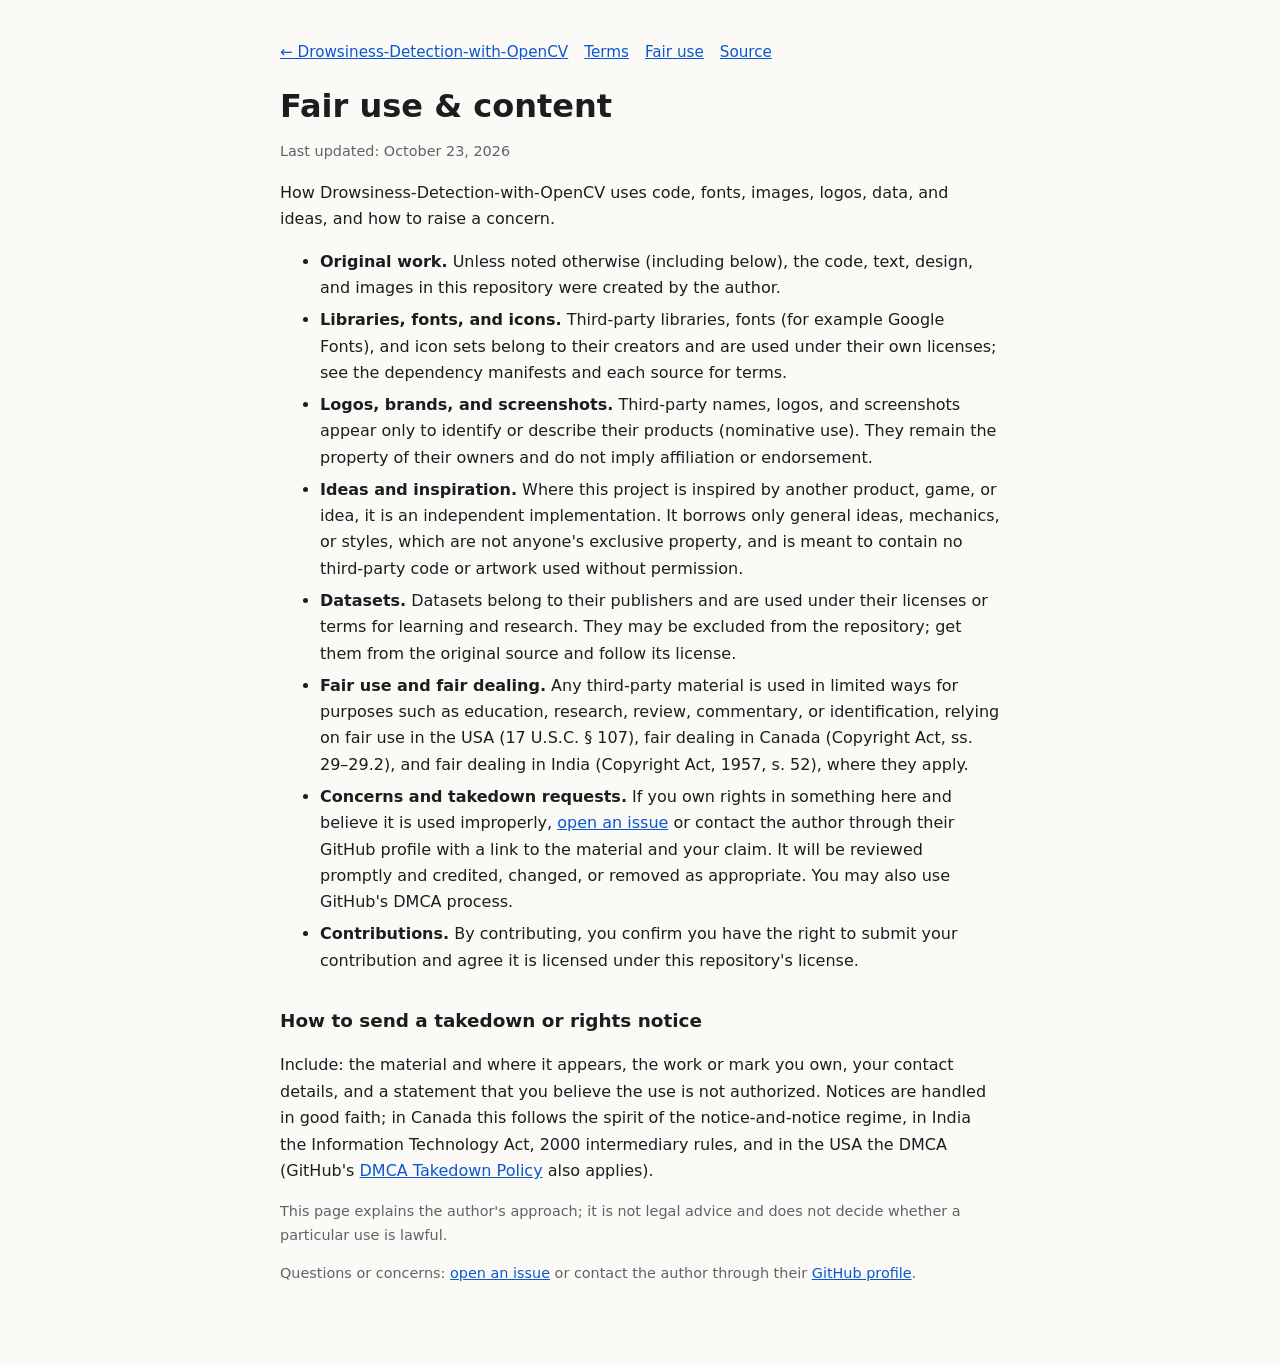
<file: web/fair-use.html>
<!doctype html>
<html lang="en">
<head>
<meta charset="utf-8">
<meta name="viewport" content="width=device-width, initial-scale=1">
<title>Fair use &amp; content · Drowsiness-Detection-with-OpenCV</title>
<meta name="robots" content="index,follow">
<style>:root{--bg:#fbfaf7;--fg:#1d1d1f;--muted:#5f6368;--line:#e3e1dc;--link:#0b57d0;color-scheme:light dark}
@media (prefers-color-scheme:dark){:root{--bg:#121214;--fg:#ececf0;--muted:#a3a3ad;--line:#2b2b31;--link:#8ab4f8}}
*{box-sizing:border-box}body{margin:0;background:var(--bg);color:var(--fg);font:16px/1.65 system-ui,-apple-system,"Segoe UI",Roboto,sans-serif}
main{max-width:760px;margin:0 auto;padding:40px 20px 64px}h1{font-size:2rem;line-height:1.2;margin:.2rem 0}h2{font-size:1.15rem;margin:2rem 0 .4rem}
a{color:var(--link)}.muted{color:var(--muted);font-size:.9rem}.box{border:1px solid var(--line);border-radius:12px;padding:.2rem 1.1rem;margin:1.4rem 0}
nav{display:flex;gap:1rem;flex-wrap:wrap;font-size:.95rem;margin-bottom:1.4rem}li{margin:.35rem 0}.caps{font-size:.92rem}</style>
</head>
<body>
<main>
<nav><a href="./">← Drowsiness-Detection-with-OpenCV</a><a href="terms.html">Terms</a><a href="fair-use.html">Fair use</a><a href="https://github.com/Sanjays2402/Drowsiness-Detection-with-OpenCV">Source</a></nav>
<h1>Fair use &amp; content</h1>
<p class="muted">Last updated: October 23, 2026</p>
<p>How Drowsiness-Detection-with-OpenCV uses code, fonts, images, logos, data, and ideas, and how to raise a concern.</p>
<ul>
<li><strong>Original work.</strong> Unless noted otherwise (including below), the code, text, design, and images in this repository were created by the author.</li>
<li><strong>Libraries, fonts, and icons.</strong> Third-party libraries, fonts (for example Google Fonts), and icon sets belong to their creators and are used under their own licenses; see the dependency manifests and each source for terms.</li>
<li><strong>Logos, brands, and screenshots.</strong> Third-party names, logos, and screenshots appear only to identify or describe their products (nominative use). They remain the property of their owners and do not imply affiliation or endorsement.</li>
<li><strong>Ideas and inspiration.</strong> Where this project is inspired by another product, game, or idea, it is an independent implementation. It borrows only general ideas, mechanics, or styles, which are not anyone's exclusive property, and is meant to contain no third-party code or artwork used without permission.</li>
<li><strong>Datasets.</strong> Datasets belong to their publishers and are used under their licenses or terms for learning and research. They may be excluded from the repository; get them from the original source and follow its license.</li>
<li><strong>Fair use and fair dealing.</strong> Any third-party material is used in limited ways for purposes such as education, research, review, commentary, or identification, relying on fair use in the USA (17 U.S.C. § 107), fair dealing in Canada (Copyright Act, ss. 29–29.2), and fair dealing in India (Copyright Act, 1957, s. 52), where they apply.</li>
<li><strong>Concerns and takedown requests.</strong> If you own rights in something here and believe it is used improperly, <a href="https://github.com/Sanjays2402/Drowsiness-Detection-with-OpenCV/issues">open an issue</a> or contact the author through their GitHub profile with a link to the material and your claim. It will be reviewed promptly and credited, changed, or removed as appropriate. You may also use GitHub's DMCA process.</li>
<li><strong>Contributions.</strong> By contributing, you confirm you have the right to submit your contribution and agree it is licensed under this repository's license.</li>
</ul>
<h2>How to send a takedown or rights notice</h2>
<p>Include: the material and where it appears, the work or mark you own, your contact details, and a statement that you believe the use is not authorized. Notices are handled in good faith; in Canada this follows the spirit of the notice-and-notice regime, in India the Information Technology Act, 2000 intermediary rules, and in the USA the DMCA (GitHub's <a href="https://docs.github.com/site-policy/content-removal-policies/dmca-takedown-policy">DMCA Takedown Policy</a> also applies).</p>
<p class="muted">This page explains the author's approach; it is not legal advice and does not decide whether a particular use is lawful.</p>
<p class="muted">Questions or concerns: <a href="https://github.com/Sanjays2402/Drowsiness-Detection-with-OpenCV/issues">open an issue</a> or contact the author through their <a href="https://github.com/Sanjays2402">GitHub profile</a>.</p>
</main>
</body>
</html>
</file>
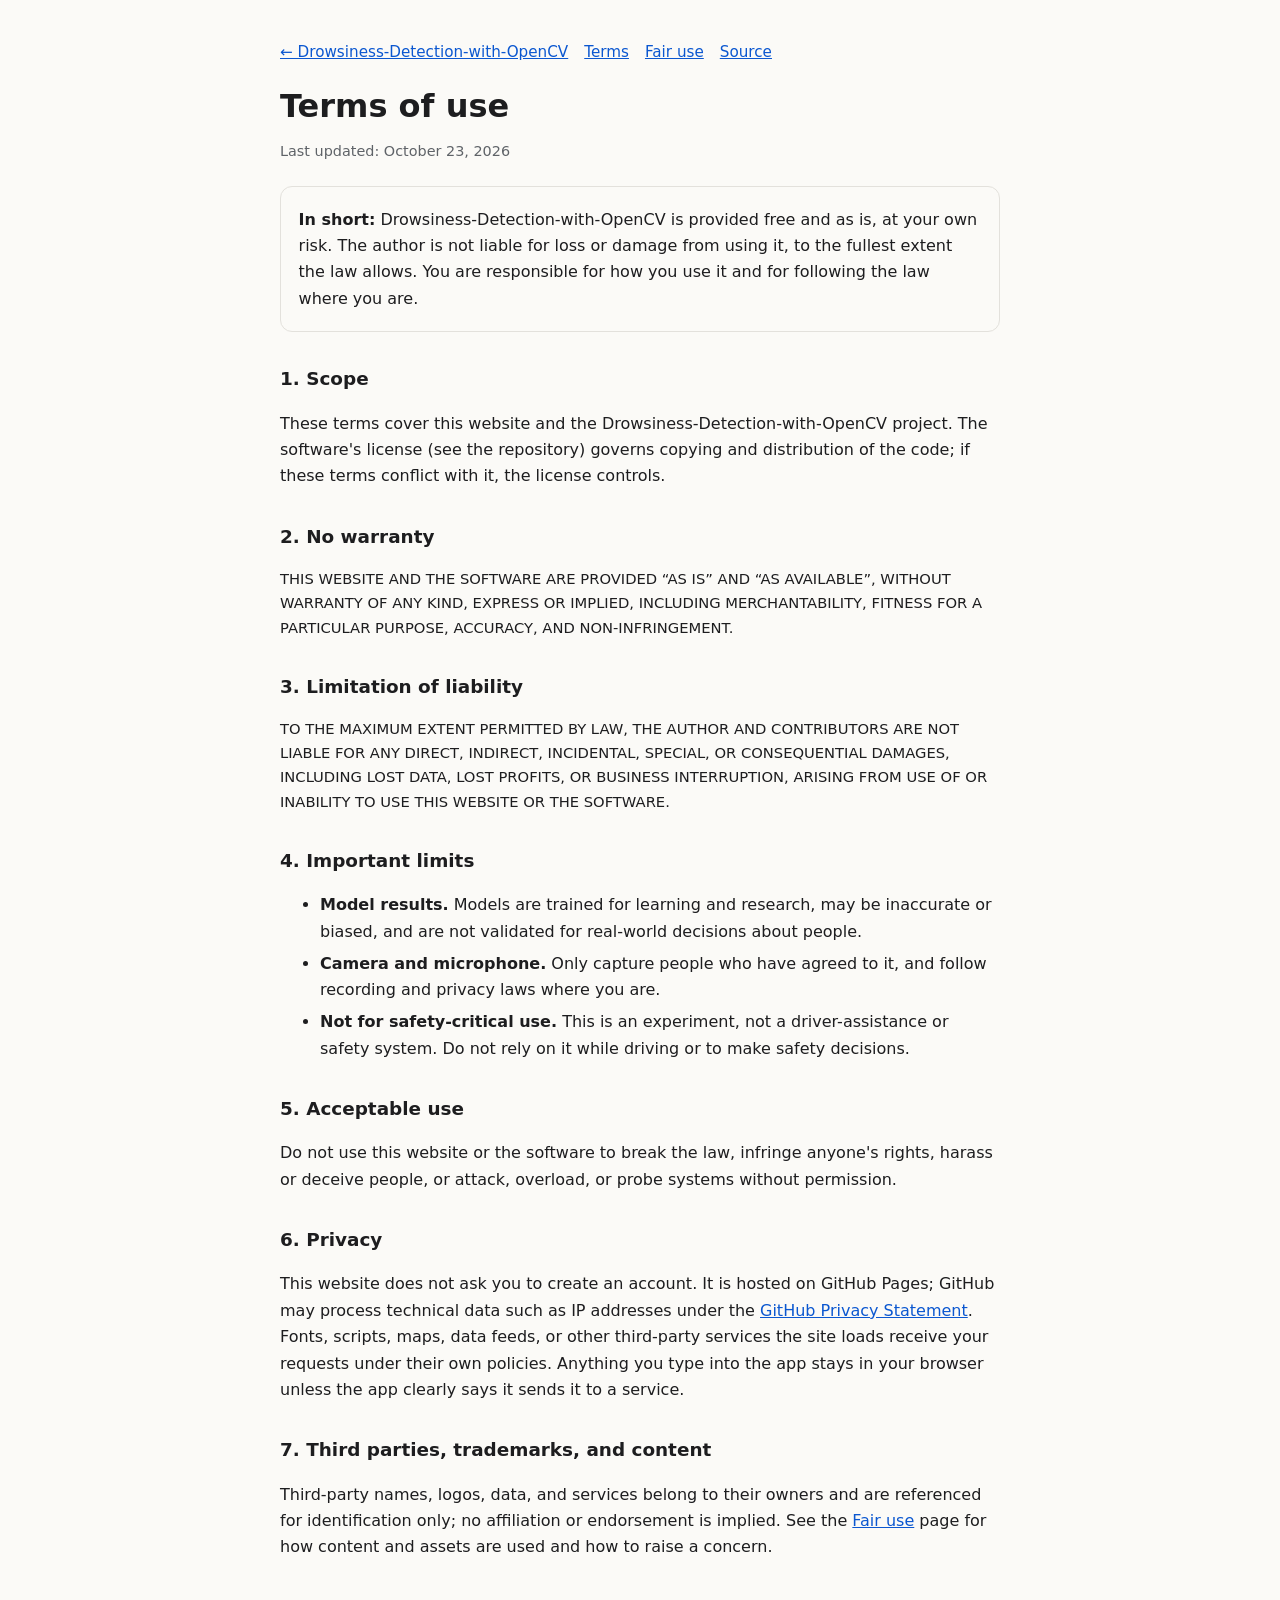
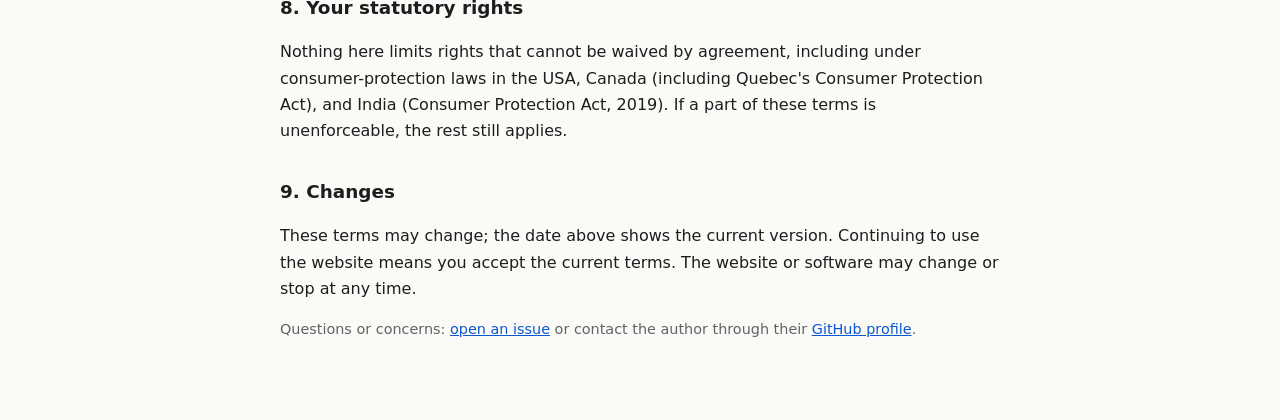
<file: web/terms.html>
<!doctype html>
<html lang="en">
<head>
<meta charset="utf-8">
<meta name="viewport" content="width=device-width, initial-scale=1">
<title>Terms of use · Drowsiness-Detection-with-OpenCV</title>
<meta name="robots" content="index,follow">
<style>:root{--bg:#fbfaf7;--fg:#1d1d1f;--muted:#5f6368;--line:#e3e1dc;--link:#0b57d0;color-scheme:light dark}
@media (prefers-color-scheme:dark){:root{--bg:#121214;--fg:#ececf0;--muted:#a3a3ad;--line:#2b2b31;--link:#8ab4f8}}
*{box-sizing:border-box}body{margin:0;background:var(--bg);color:var(--fg);font:16px/1.65 system-ui,-apple-system,"Segoe UI",Roboto,sans-serif}
main{max-width:760px;margin:0 auto;padding:40px 20px 64px}h1{font-size:2rem;line-height:1.2;margin:.2rem 0}h2{font-size:1.15rem;margin:2rem 0 .4rem}
a{color:var(--link)}.muted{color:var(--muted);font-size:.9rem}.box{border:1px solid var(--line);border-radius:12px;padding:.2rem 1.1rem;margin:1.4rem 0}
nav{display:flex;gap:1rem;flex-wrap:wrap;font-size:.95rem;margin-bottom:1.4rem}li{margin:.35rem 0}.caps{font-size:.92rem}</style>
</head>
<body>
<main>
<nav><a href="./">← Drowsiness-Detection-with-OpenCV</a><a href="terms.html">Terms</a><a href="fair-use.html">Fair use</a><a href="https://github.com/Sanjays2402/Drowsiness-Detection-with-OpenCV">Source</a></nav>
<h1>Terms of use</h1>
<p class="muted">Last updated: October 23, 2026</p>
<div class="box"><p><strong>In short:</strong> Drowsiness-Detection-with-OpenCV is provided free and as is, at your own risk. The author is not liable for loss or damage from using it, to the fullest extent the law allows. You are responsible for how you use it and for following the law where you are.</p></div>
<h2>1. Scope</h2>
<p>These terms cover this website and the Drowsiness-Detection-with-OpenCV project. The software's license (see the repository) governs copying and distribution of the code; if these terms conflict with it, the license controls.</p>
<h2>2. No warranty</h2>
<p class="caps">THIS WEBSITE AND THE SOFTWARE ARE PROVIDED &ldquo;AS IS&rdquo; AND &ldquo;AS AVAILABLE&rdquo;, WITHOUT WARRANTY OF ANY KIND, EXPRESS OR IMPLIED, INCLUDING MERCHANTABILITY, FITNESS FOR A PARTICULAR PURPOSE, ACCURACY, AND NON-INFRINGEMENT.</p>
<h2>3. Limitation of liability</h2>
<p class="caps">TO THE MAXIMUM EXTENT PERMITTED BY LAW, THE AUTHOR AND CONTRIBUTORS ARE NOT LIABLE FOR ANY DIRECT, INDIRECT, INCIDENTAL, SPECIAL, OR CONSEQUENTIAL DAMAGES, INCLUDING LOST DATA, LOST PROFITS, OR BUSINESS INTERRUPTION, ARISING FROM USE OF OR INABILITY TO USE THIS WEBSITE OR THE SOFTWARE.</p>
<h2>4. Important limits</h2><ul>
<li><strong>Model results.</strong> Models are trained for learning and research, may be inaccurate or biased, and are not validated for real-world decisions about people.</li>
<li><strong>Camera and microphone.</strong> Only capture people who have agreed to it, and follow recording and privacy laws where you are.</li>
<li><strong>Not for safety-critical use.</strong> This is an experiment, not a driver-assistance or safety system. Do not rely on it while driving or to make safety decisions.</li>
</ul>
<h2>5. Acceptable use</h2>
<p>Do not use this website or the software to break the law, infringe anyone's rights, harass or deceive people, or attack, overload, or probe systems without permission.</p>
<h2>6. Privacy</h2>
<p>This website does not ask you to create an account. It is hosted on GitHub Pages; GitHub may process technical data such as IP addresses under the <a href="https://docs.github.com/site-policy/privacy-policies/github-general-privacy-statement">GitHub Privacy Statement</a>. Fonts, scripts, maps, data feeds, or other third-party services the site loads receive your requests under their own policies. Anything you type into the app stays in your browser unless the app clearly says it sends it to a service.</p>
<h2>7. Third parties, trademarks, and content</h2>
<p>Third-party names, logos, data, and services belong to their owners and are referenced for identification only; no affiliation or endorsement is implied. See the <a href="fair-use.html">Fair use</a> page for how content and assets are used and how to raise a concern.</p>
<h2>8. Your statutory rights</h2>
<p>Nothing here limits rights that cannot be waived by agreement, including under consumer-protection laws in the USA, Canada (including Quebec's Consumer Protection Act), and India (Consumer Protection Act, 2019). If a part of these terms is unenforceable, the rest still applies.</p>
<h2>9. Changes</h2>
<p>These terms may change; the date above shows the current version. Continuing to use the website means you accept the current terms. The website or software may change or stop at any time.</p>
<p class="muted">Questions or concerns: <a href="https://github.com/Sanjays2402/Drowsiness-Detection-with-OpenCV/issues">open an issue</a> or contact the author through their <a href="https://github.com/Sanjays2402">GitHub profile</a>.</p>
</main>
</body>
</html>
</file>
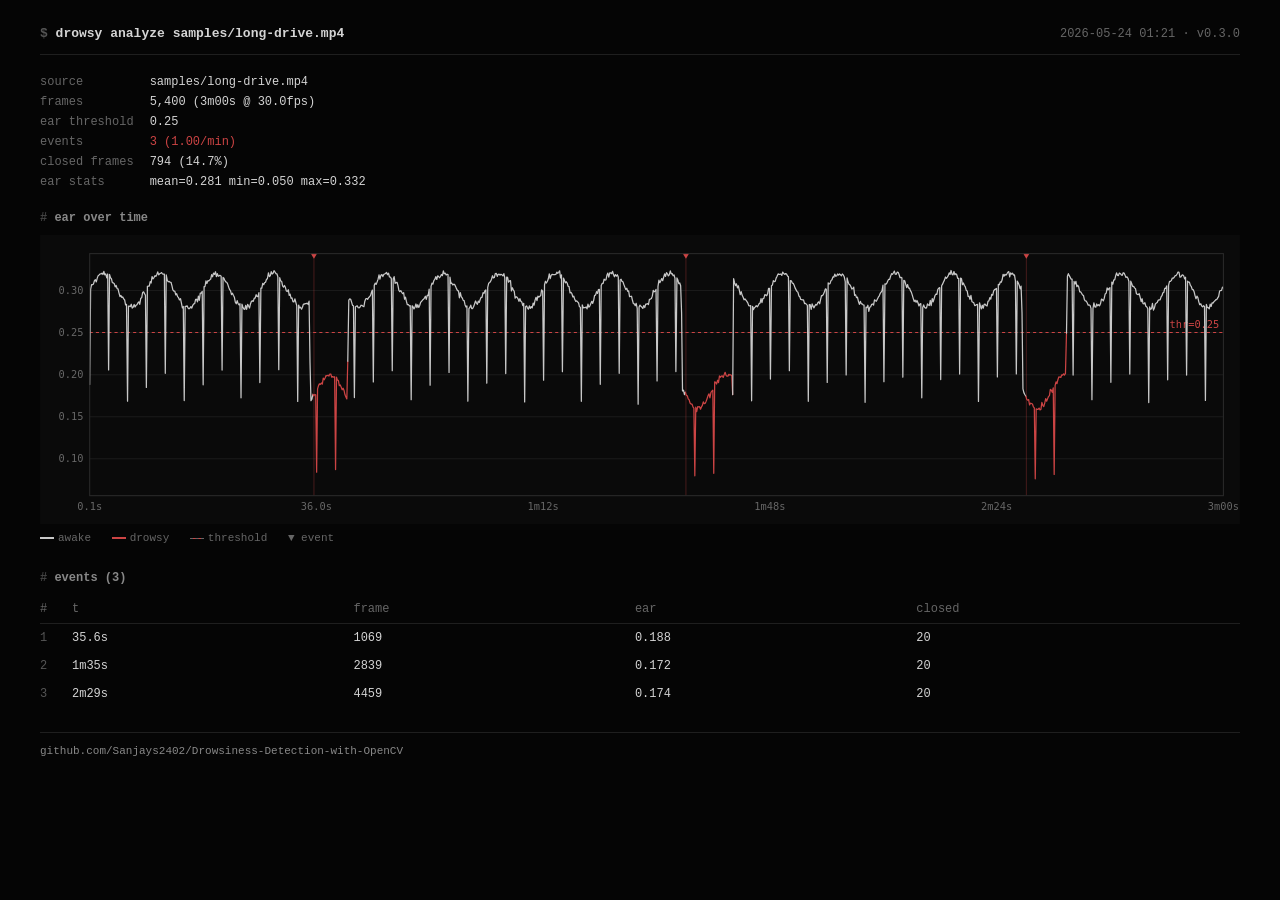
<file: scripts/sample-report/report.html>
<!doctype html>
<html lang="en">
<head>
<meta charset="utf-8"/>
<meta name="viewport" content="width=device-width,initial-scale=1"/>
<title>drowsy report :: samples/long-drive.mp4</title>
<style>
* { box-sizing: border-box; }
html, body {
  margin: 0;
  background: #050505;
  color: #d4d4d4;
  font-family: ui-monospace, SFMono-Regular, "SF Mono", Menlo, Consolas, "Liberation Mono", monospace;
  font-size: 13px;
  line-height: 1.5;
}
body { padding: 24px; }
.wrap { max-width: 1200px; margin: 0 auto; }
.head {
  display: flex; justify-content: space-between; align-items: baseline;
  gap: 16px; flex-wrap: wrap;
  padding-bottom: 10px;
  border-bottom: 1px solid #1f1f1f;
  margin-bottom: 18px;
}
.head h1 {
  margin: 0;
  font-size: 13px;
  font-weight: 600;
  color: #d4d4d4;
  letter-spacing: 0;
}
.head h1::before { content: "$ "; color: #555; }
.head .right { color: #666; font-size: 12px; }
.kv {
  display: grid;
  grid-template-columns: max-content 1fr;
  gap: 2px 16px;
  margin-bottom: 18px;
  font-size: 12px;
}
.kv dt { color: #666; }
.kv dd { margin: 0; color: #d4d4d4; }
.kv dd.flag-ok { color: #6a9955; }
.kv dd.flag-warn { color: #d19a66; }
.kv dd.flag-bad { color: #c44; }
section { margin-bottom: 22px; }
section h2 {
  margin: 0 0 8px;
  font-size: 12px;
  font-weight: 600;
  color: #888;
}
section h2::before { content: "# "; color: #444; }
.chart-wrap svg { display: block; width: 100%; height: auto; min-width: 760px; }
.events {
  width: 100%;
  border-collapse: collapse;
  font-size: 12px;
}
.events th, .events td {
  padding: 5px 12px 5px 0;
  text-align: left;
  font-weight: normal;
}
.events th { color: #666; border-bottom: 1px solid #1f1f1f; }
.events td { color: #d4d4d4; }
.events td:first-child { color: #555; width: 32px; }
.events tbody tr:hover { background: #0c0c0c; }
.empty { color: #555; font-size: 12px; padding: 4px 0; }
.legend { color: #666; font-size: 11px; margin-top: 6px; }
.legend span { margin-right: 14px; }
.legend i {
  display: inline-block; width: 14px; height: 2px;
  vertical-align: middle; margin-right: 4px;
}
.foot {
  margin-top: 24px;
  padding-top: 10px;
  border-top: 1px solid #1f1f1f;
  color: #555;
  font-size: 11px;
}
.foot a { color: #888; text-decoration: none; }
.foot a:hover { color: #d4d4d4; text-decoration: underline; }
@media print {
  body { background: #fff; color: #000; }
  .head, section h2, .kv dd, .events td { color: #000; }
}
</style>
</head>
<body>
<div class="wrap">

<div class="head">
  <h1>drowsy analyze samples/long-drive.mp4</h1>
  <div class="right">2026-05-24 01:21 · v0.3.0</div>
</div>

<dl class="kv">
  <dt>source</dt><dd>samples/long-drive.mp4</dd>
  <dt>frames</dt><dd>5,400 (3m00s @ 30.0fps)</dd>
  <dt>ear threshold</dt><dd>0.25</dd>
  <dt>events</dt><dd class="flag-bad">3 (1.00/min)</dd>
  <dt>closed frames</dt><dd>794 (14.7%)</dd>
  <dt>ear stats</dt><dd>mean=0.281 min=0.050 max=0.332</dd>
</dl>

<section>
  <h2>ear over time</h2>
  <div class="chart-wrap"><svg viewBox="0 0 1160 280" xmlns="http://www.w3.org/2000/svg" role="img" aria-label="EAR over time"><rect width="1160" height="280" fill="#0a0a0a"/><line x1="48" x2="1144" y1="216.4" y2="216.4" stroke="#1a1a1a"/><text x="42" y="219.9" fill="#666" font-family="ui-monospace,SFMono-Regular,Menlo,monospace" font-size="10" text-anchor="end">0.10</text><line x1="48" x2="1144" y1="175.7" y2="175.7" stroke="#1a1a1a"/><text x="42" y="179.2" fill="#666" font-family="ui-monospace,SFMono-Regular,Menlo,monospace" font-size="10" text-anchor="end">0.15</text><line x1="48" x2="1144" y1="135.0" y2="135.0" stroke="#1a1a1a"/><text x="42" y="138.5" fill="#666" font-family="ui-monospace,SFMono-Regular,Menlo,monospace" font-size="10" text-anchor="end">0.20</text><line x1="48" x2="1144" y1="94.3" y2="94.3" stroke="#1a1a1a"/><text x="42" y="97.8" fill="#666" font-family="ui-monospace,SFMono-Regular,Menlo,monospace" font-size="10" text-anchor="end">0.25</text><line x1="48" x2="1144" y1="53.6" y2="53.6" stroke="#1a1a1a"/><text x="42" y="57.1" fill="#666" font-family="ui-monospace,SFMono-Regular,Menlo,monospace" font-size="10" text-anchor="end">0.30</text><line x1="48" x2="1144" y1="94.3" y2="94.3" stroke="#c44" stroke-dasharray="3 3" stroke-width="1"/><text x="1140" y="90.3" fill="#c44" font-family="ui-monospace,monospace" font-size="10" text-anchor="end">thr=0.25</text><path d="M 48.0,144.4 L 48.9,52.5 L 49.8,47.9 L 50.7,48.1 L 51.7,47.3 L 52.6,44.2 L 53.5,43.2 L 54.4,45.4 L 55.3,41.7 L 56.2,39.3 L 57.1,38.6 L 58.1,37.6 L 59.0,37.7 L 59.9,36.8 L 60.8,38.2 L 61.7,35.1 L 62.6,38.6 L 63.5,37.6 L 64.5,41.5 L 65.4,37.7 L 66.3,130.4 L 67.2,38.0 L 68.1,41.3 L 69.0,42.2 L 69.9,46.0 L 70.9,46.3 L 71.8,47.1 L 72.7,50.1 L 73.6,48.8 L 74.5,51.8 L 75.4,52.0 L 76.3,55.9 L 77.3,59.5 L 78.2,58.4 L 79.1,60.3 L 80.0,59.9 L 80.9,61.8 L 81.8,62.8 L 82.7,67.6 L 83.6,67.0 L 84.6,160.7 L 85.5,68.7 L 86.4,68.8 L 87.3,69.2 L 88.2,66.9 L 89.1,70.6 L 90.0,69.8 L 91.0,67.2 L 91.9,69.6 L 92.8,68.0 L 93.7,67.4 L 94.6,65.7 L 95.5,64.6 L 96.4,67.0 L 97.4,61.1 L 98.3,60.6 L 99.2,55.6 L 100.1,54.9 L 101.0,56.7 L 101.9,58.2 L 102.8,147.3 L 103.8,49.6 L 104.7,49.4 L 105.6,49.5 L 106.5,45.1 L 107.4,46.4 L 108.3,40.2 L 109.2,42.4 L 110.2,41.1 L 111.1,39.3 L 112.0,40.0 L 112.9,38.1 L 113.8,35.7 L 114.7,38.6 L 115.6,37.5 L 116.6,36.9 L 117.5,36.3 L 118.4,37.7 L 119.3,37.9 L 120.2,37.9 L 121.1,133.7 L 122.0,38.6 L 123.0,43.8 L 123.9,45.2 L 124.8,44.8 L 125.7,45.6 L 126.6,45.7 L 127.5,49.0 L 128.4,53.0 L 129.4,54.2 L 130.3,54.2 L 131.2,57.9 L 132.1,56.8 L 133.0,59.6 L 133.9,60.6 L 134.8,62.8 L 135.8,61.5 L 136.7,65.8 L 137.6,70.4 L 138.5,69.1 L 139.4,160.0 L 140.3,69.0 L 141.2,69.0 L 142.2,68.5 L 143.1,70.6 L 144.0,71.4 L 144.9,70.6 L 145.8,69.3 L 146.7,70.6 L 147.6,68.1 L 148.6,66.6 L 149.5,66.4 L 150.4,62.3 L 151.3,62.1 L 152.2,64.6 L 153.1,59.0 L 154.0,63.1 L 154.9,56.2 L 155.9,56.3 L 156.8,54.4 L 157.7,144.8 L 158.6,49.9 L 159.5,49.8 L 160.4,44.4 L 161.3,46.9 L 162.3,44.1 L 163.2,44.3 L 164.1,43.4 L 165.0,42.6 L 165.9,38.4 L 166.8,40.4 L 167.7,36.9 L 168.7,38.1 L 169.6,35.5 L 170.5,40.2 L 171.4,37.4 L 172.3,39.9 L 173.2,39.3 L 174.1,39.0 L 175.1,39.9 L 176.0,130.6 L 176.9,41.0 L 177.8,41.8 L 178.7,44.1 L 179.6,45.4 L 180.5,45.7 L 181.5,47.7 L 182.4,50.5 L 183.3,52.9 L 184.2,54.0 L 185.1,57.6 L 186.0,56.3 L 186.9,58.3 L 187.9,60.2 L 188.8,64.9 L 189.7,66.5 L 190.6,63.4 L 191.5,66.4 L 192.4,67.5 L 193.3,66.4 L 194.3,157.4 L 195.2,66.9 L 196.1,69.6 L 197.0,71.5 L 197.9,71.9 L 198.8,68.0 L 199.7,72.0 L 200.7,67.0 L 201.6,68.7 L 202.5,70.6 L 203.4,66.7 L 204.3,64.3 L 205.2,63.5 L 206.1,64.2 L 207.1,61.1 L 208.0,61.1 L 208.9,57.7 L 209.8,59.3 L 210.7,59.6 L 211.6,55.7 L 212.5,142.6 L 213.5,51.4 L 214.4,51.4 L 215.3,46.7 L 216.2,48.0 L 217.1,46.1 L 218.0,45.7 L 218.9,42.9 L 219.8,42.3 L 220.8,36.5 L 221.7,40.2 L 222.6,39.5 L 223.5,35.4 L 224.4,37.7 L 225.3,37.0 L 226.2,34.5 L 227.2,35.8 L 228.1,37.3 L 229.0,37.5 L 229.9,40.4 L 230.8,130.2 L 231.7,41.3 L 232.6,44.3 L 233.6,44.9 L 234.5,49.2 L 235.4,50.4 L 236.3,48.8 L 237.2,50.6 L 238.1,54.1 L 239.0,54.6 L 240.0,52.9 L 240.9,58.3 L 241.8,57.3 L 242.7,61.2 L 243.6,60.8 L 244.5,64.4 L 245.4,64.7 L 246.4,61.8 L 247.3,65.1 L 248.2,68.6 L 249.1,160.9 L 250.0,67.7 L 250.9,70.4 L 251.8,69.8 L 252.8,71.7 L 253.7,69.8 L 254.6,66.8 L 255.5,66.8 L 256.4,66.3 L 257.3,66.4 L 258.2,65.8 L 259.2,67.2 L 260.1,64.0 L 261.0,123.4 L 261.9,160.2 L 262.8,158.8 L 263.7,154.0" fill="none" stroke="#c8c8c8" stroke-width="1.2" stroke-linejoin="round" stroke-linecap="round"/><path d="M 263.7,154.0 L 264.6,155.6 L 265.6,154.2 L 266.5,154.6 L 267.4,229.3 L 268.3,148.7 L 269.2,145.6 L 270.1,143.9 L 271.0,144.4 L 272.0,143.1 L 272.9,144.1 L 273.8,138.3 L 274.7,140.0 L 275.6,138.2 L 276.5,135.9 L 277.4,136.1 L 278.4,135.5 L 279.3,136.3 L 280.2,134.4 L 281.1,134.4 L 282.0,137.5 L 282.9,136.9 L 283.8,137.5 L 284.8,137.0 L 285.7,226.7 L 286.6,137.5 L 287.5,140.4 L 288.4,140.5 L 289.3,145.7 L 290.2,144.9 L 291.1,146.9 L 292.1,149.6 L 293.0,148.1 L 293.9,150.3 L 294.8,154.5 L 295.7,156.5 L 296.6,158.5 L 297.5,122.0" fill="none" stroke="#c44" stroke-width="1.2" stroke-linejoin="round" stroke-linecap="round"/><path d="M 297.5,122.0 L 298.5,62.9 L 299.4,61.7 L 300.3,62.1 L 301.2,64.9 L 302.1,68.1 L 303.0,68.4 L 303.9,157.2 L 304.9,69.3 L 305.8,68.8 L 306.7,68.5 L 307.6,70.3 L 308.5,70.5 L 309.4,69.6 L 310.3,67.9 L 311.3,68.1 L 312.2,68.9 L 313.1,69.3 L 314.0,64.0 L 314.9,61.7 L 315.8,61.4 L 316.7,62.2 L 317.7,60.4 L 318.6,59.7 L 319.5,58.4 L 320.4,55.4 L 321.3,53.2 L 322.2,142.1 L 323.1,48.7 L 324.1,46.5 L 325.0,47.6 L 325.9,45.3 L 326.8,42.7 L 327.7,38.5 L 328.6,42.7 L 329.5,39.0 L 330.5,38.3 L 331.4,40.2 L 332.3,38.1 L 333.2,37.7 L 334.1,37.0 L 335.0,36.2 L 335.9,38.4 L 336.9,36.9 L 337.8,40.6 L 338.7,40.7 L 339.6,42.2 L 340.5,131.2 L 341.4,42.5 L 342.3,40.3 L 343.3,46.7 L 344.2,46.1 L 345.1,45.7 L 346.0,48.7 L 346.9,53.5 L 347.8,54.8 L 348.7,53.7 L 349.7,55.4 L 350.6,56.7 L 351.5,55.7 L 352.4,62.1 L 353.3,60.1 L 354.2,64.2 L 355.1,67.4 L 356.1,67.2 L 357.0,68.5 L 357.9,68.3 L 358.8,159.2 L 359.7,68.4 L 360.6,69.3 L 361.5,71.5 L 362.4,70.0 L 363.4,66.7 L 364.3,70.3 L 365.2,67.4 L 366.1,70.0 L 367.0,68.1 L 367.9,65.2 L 368.8,64.1 L 369.8,62.9 L 370.7,62.2 L 371.6,61.1 L 372.5,59.2 L 373.4,62.2 L 374.3,58.4 L 375.2,58.6 L 376.2,52.4 L 377.1,145.2 L 378.0,49.6 L 378.9,46.5 L 379.8,47.5 L 380.7,44.1 L 381.6,43.0 L 382.6,40.3 L 383.5,43.0 L 384.4,39.5 L 385.3,40.2 L 386.2,41.3 L 387.1,40.2 L 388.0,38.2 L 389.0,39.2 L 389.9,34.7 L 390.8,37.4 L 391.7,36.9 L 392.6,38.7 L 393.5,37.9 L 394.4,38.3 L 395.4,132.9 L 396.3,40.8 L 397.2,46.8 L 398.1,46.6 L 399.0,48.3 L 399.9,47.6 L 400.8,47.8 L 401.8,49.9 L 402.7,52.1 L 403.6,53.8 L 404.5,54.0 L 405.4,60.7 L 406.3,55.7 L 407.2,59.5 L 408.2,61.0 L 409.1,63.2 L 410.0,63.5 L 410.9,67.6 L 411.8,69.6 L 412.7,68.6 L 413.6,160.6 L 414.6,71.1 L 415.5,70.1 L 416.4,67.8 L 417.3,71.1 L 418.2,71.1 L 419.1,69.4 L 420.0,66.9 L 421.0,63.8 L 421.9,65.6 L 422.8,67.0 L 423.7,63.9 L 424.6,65.2 L 425.5,62.3 L 426.4,60.2 L 427.3,60.2 L 428.3,55.8 L 429.2,56.4 L 430.1,53.9 L 431.0,53.0 L 431.9,143.2 L 432.8,50.6 L 433.7,46.7 L 434.7,46.0 L 435.6,44.6 L 436.5,42.7 L 437.4,39.4 L 438.3,41.5 L 439.2,41.1 L 440.1,37.4 L 441.1,37.1 L 442.0,40.0 L 442.9,38.0 L 443.8,37.9 L 444.7,38.8 L 445.6,38.0 L 446.5,38.5 L 447.5,39.5 L 448.4,37.4 L 449.3,41.4 L 450.2,134.0 L 451.1,40.7 L 452.0,41.0 L 452.9,45.6 L 453.9,44.3 L 454.8,44.1 L 455.7,54.1 L 456.6,51.0 L 457.5,53.0 L 458.4,54.4 L 459.3,61.1 L 460.3,59.6 L 461.2,60.2 L 462.1,61.7 L 463.0,64.1 L 463.9,61.5 L 464.8,64.0 L 465.7,64.7 L 466.7,68.2 L 467.6,66.0 L 468.5,161.4 L 469.4,69.3 L 470.3,68.5 L 471.2,70.4 L 472.1,71.7 L 473.1,68.6 L 474.0,71.0 L 474.9,69.2 L 475.8,70.5 L 476.7,65.8 L 477.6,67.8 L 478.5,63.2 L 479.5,60.2 L 480.4,63.5 L 481.3,59.1 L 482.2,60.1 L 483.1,59.2 L 484.0,58.7 L 484.9,53.0 L 485.9,54.2 L 486.8,140.4 L 487.7,48.1 L 488.6,44.7 L 489.5,46.4 L 490.4,44.9 L 491.3,42.6 L 492.3,37.5 L 493.2,42.1 L 494.1,38.9 L 495.0,38.1 L 495.9,38.3 L 496.8,38.2 L 497.7,38.3 L 498.6,38.1 L 499.6,35.9 L 500.5,37.1 L 501.4,36.1 L 502.3,34.7 L 503.2,41.5 L 504.1,38.5 L 505.0,132.2 L 506.0,41.6 L 506.9,43.8 L 507.8,46.3 L 508.7,45.2 L 509.6,46.4 L 510.5,49.5 L 511.4,49.9 L 512.4,55.9 L 513.3,55.5 L 514.2,56.8 L 515.1,59.9 L 516.0,59.1 L 516.9,62.2 L 517.8,64.1 L 518.8,63.7 L 519.7,64.7 L 520.6,65.7 L 521.5,69.4 L 522.4,69.8 L 523.3,160.8 L 524.2,67.5 L 525.2,70.5 L 526.1,70.1 L 527.0,70.3 L 527.9,69.5 L 528.8,71.4 L 529.7,66.9 L 530.6,69.8 L 531.6,68.5 L 532.5,66.3 L 533.4,64.1 L 534.3,66.1 L 535.2,63.1 L 536.1,58.4 L 537.0,58.1 L 538.0,54.8 L 538.9,56.4 L 539.8,52.8 L 540.7,52.6 L 541.6,144.3 L 542.5,48.9 L 543.4,46.8 L 544.4,46.7 L 545.3,42.7 L 546.2,43.7 L 547.1,43.3 L 548.0,39.0 L 548.9,36.8 L 549.8,40.7 L 550.8,36.5 L 551.7,36.5 L 552.6,37.4 L 553.5,35.1 L 554.4,38.3 L 555.3,40.4 L 556.2,38.3 L 557.2,39.8 L 558.1,38.4 L 559.0,40.5 L 559.9,133.7 L 560.8,43.4 L 561.7,42.8 L 562.6,44.9 L 563.5,45.2 L 564.5,48.2 L 565.4,50.5 L 566.3,52.6 L 567.2,51.5 L 568.1,54.4 L 569.0,54.1 L 569.9,59.5 L 570.9,59.4 L 571.8,59.2 L 572.7,63.1 L 573.6,66.4 L 574.5,66.5 L 575.4,68.3 L 576.3,66.0 L 577.3,70.9 L 578.2,163.6 L 579.1,69.6 L 580.0,67.8 L 580.9,68.9 L 581.8,69.7 L 582.7,71.0 L 583.7,68.2 L 584.6,70.2 L 585.5,66.9 L 586.4,66.8 L 587.3,66.4 L 588.2,67.2 L 589.1,62.2 L 590.1,61.9 L 591.0,61.3 L 591.9,59.1 L 592.8,53.6 L 593.7,54.9 L 594.6,54.4 L 595.5,52.6 L 596.5,141.1 L 597.4,49.6 L 598.3,43.7 L 599.2,46.1 L 600.1,44.3 L 601.0,42.1 L 601.9,44.2 L 602.9,40.7 L 603.8,37.6 L 604.7,40.1 L 605.6,36.3 L 606.5,37.5 L 607.4,39.6 L 608.3,38.5 L 609.3,34.7 L 610.2,37.5 L 611.1,37.3 L 612.0,39.3 L 612.9,38.6 L 613.8,41.8 L 614.7,132.0 L 615.7,41.5 L 616.6,43.5 L 617.5,47.1 L 618.4,46.4 L 619.3,49.0 L 620.2,74.9 L 621.1,150.8 L 622.1,150.1 L 623.0,154.3 L 623.9,152.1" fill="none" stroke="#c8c8c8" stroke-width="1.2" stroke-linejoin="round" stroke-linecap="round"/><path d="M 623.9,152.1 L 624.8,155.0 L 625.7,155.4 L 626.6,158.4 L 627.5,159.4 L 628.5,162.6 L 629.4,163.4 L 630.3,163.5 L 631.2,166.1 L 632.1,167.5 L 633.0,232.8 L 633.9,166.4 L 634.8,170.7 L 635.8,165.9 L 636.7,166.1 L 637.6,166.0 L 638.5,168.4 L 639.4,166.2 L 640.3,164.7 L 641.2,161.3 L 642.2,163.1 L 643.1,162.7 L 644.0,160.6 L 644.9,158.0 L 645.8,155.3 L 646.7,153.5 L 647.6,157.4 L 648.6,152.1 L 649.5,151.0 L 650.4,150.0 L 651.3,230.4 L 652.2,141.9 L 653.1,142.3 L 654.0,144.1 L 655.0,140.4 L 655.9,142.7 L 656.8,136.3 L 657.7,137.5 L 658.6,136.4 L 659.5,136.1 L 660.4,137.7 L 661.4,135.0 L 662.3,132.7 L 663.2,135.7 L 664.1,136.5 L 665.0,136.4 L 665.9,134.7 L 666.8,135.4 L 667.8,135.1 L 668.7,136.3 L 669.6,154.3" fill="none" stroke="#c44" stroke-width="1.2" stroke-linejoin="round" stroke-linecap="round"/><path d="M 669.6,154.3 L 670.5,42.2 L 671.4,46.1 L 672.3,49.0 L 673.2,47.2 L 674.2,51.2 L 675.1,49.1 L 676.0,53.4 L 676.9,57.6 L 677.8,54.7 L 678.7,58.1 L 679.6,60.0 L 680.6,62.6 L 681.5,61.8 L 682.4,62.9 L 683.3,64.2 L 684.2,65.6 L 685.1,68.2 L 686.0,68.5 L 687.0,68.3 L 687.9,160.3 L 688.8,68.9 L 689.7,72.1 L 690.6,70.2 L 691.5,69.5 L 692.4,68.3 L 693.4,69.5 L 694.3,68.1 L 695.2,66.3 L 696.1,65.8 L 697.0,61.6 L 697.9,65.3 L 698.8,61.4 L 699.7,61.2 L 700.7,57.6 L 701.6,58.1 L 702.5,58.7 L 703.4,56.6 L 704.3,51.6 L 705.2,51.6 L 706.1,139.3 L 707.1,49.0 L 708.0,48.4 L 708.9,44.2 L 709.8,45.0 L 710.7,44.8 L 711.6,41.7 L 712.5,39.9 L 713.5,37.6 L 714.4,38.0 L 715.3,38.0 L 716.2,37.7 L 717.1,39.1 L 718.0,35.8 L 718.9,37.2 L 719.9,38.1 L 720.8,37.3 L 721.7,37.8 L 722.6,39.6 L 723.5,40.4 L 724.4,131.2 L 725.3,44.2 L 726.3,44.3 L 727.2,46.5 L 728.1,46.7 L 729.0,48.5 L 729.9,51.1 L 730.8,52.8 L 731.7,54.5 L 732.7,55.4 L 733.6,58.9 L 734.5,59.7 L 735.4,62.3 L 736.3,62.5 L 737.2,62.8 L 738.1,62.8 L 739.1,66.3 L 740.0,66.0 L 740.9,67.1 L 741.8,68.1 L 742.7,160.8 L 743.6,67.3 L 744.5,67.4 L 745.5,72.0 L 746.4,66.6 L 747.3,68.8 L 748.2,70.4 L 749.1,68.5 L 750.0,67.1 L 750.9,67.7 L 751.9,65.4 L 752.8,64.6 L 753.7,66.5 L 754.6,62.3 L 755.5,58.5 L 756.4,58.6 L 757.3,57.4 L 758.3,54.9 L 759.2,52.1 L 760.1,52.6 L 761.0,142.5 L 761.9,46.2 L 762.8,47.3 L 763.7,47.0 L 764.7,43.9 L 765.6,43.3 L 766.5,40.5 L 767.4,40.8 L 768.3,37.8 L 769.2,39.9 L 770.1,39.6 L 771.0,37.7 L 772.0,38.8 L 772.9,37.7 L 773.8,38.4 L 774.7,39.4 L 775.6,37.7 L 776.5,38.6 L 777.4,40.3 L 778.4,45.0 L 779.3,135.3 L 780.2,41.5 L 781.1,45.3 L 782.0,47.5 L 782.9,48.2 L 783.8,49.7 L 784.8,52.2 L 785.7,51.9 L 786.6,50.4 L 787.5,58.3 L 788.4,57.8 L 789.3,60.5 L 790.2,60.1 L 791.2,64.4 L 792.1,67.1 L 793.0,64.1 L 793.9,66.5 L 794.8,66.5 L 795.7,67.6 L 796.6,67.8 L 797.6,161.7 L 798.5,69.8 L 799.4,70.2 L 800.3,67.9 L 801.2,73.9 L 802.1,69.9 L 803.0,69.4 L 804.0,67.0 L 804.9,66.7 L 805.8,67.8 L 806.7,62.6 L 807.6,63.6 L 808.5,64.1 L 809.4,62.2 L 810.4,60.1 L 811.3,58.8 L 812.2,56.5 L 813.1,55.2 L 814.0,53.6 L 814.9,48.5 L 815.8,141.8 L 816.8,47.2 L 817.7,47.6 L 818.6,46.6 L 819.5,44.5 L 820.4,42.8 L 821.3,43.0 L 822.2,40.0 L 823.2,37.4 L 824.1,38.0 L 825.0,36.5 L 825.9,34.9 L 826.8,37.9 L 827.7,38.0 L 828.6,35.9 L 829.6,36.1 L 830.5,38.4 L 831.4,41.3 L 832.3,41.0 L 833.2,41.3 L 834.1,137.4 L 835.0,43.8 L 835.9,44.2 L 836.9,47.7 L 837.8,50.9 L 838.7,47.9 L 839.6,51.4 L 840.5,51.3 L 841.4,53.8 L 842.3,55.2 L 843.3,58.4 L 844.2,61.5 L 845.1,64.3 L 846.0,63.0 L 846.9,65.0 L 847.8,63.3 L 848.7,65.5 L 849.7,68.6 L 850.6,66.8 L 851.5,66.4 L 852.4,157.4 L 853.3,70.0 L 854.2,67.6 L 855.1,69.9 L 856.1,70.8 L 857.0,70.4 L 857.9,66.5 L 858.8,67.7 L 859.7,68.2 L 860.6,63.1 L 861.5,68.2 L 862.5,61.4 L 863.4,64.6 L 864.3,61.6 L 865.2,58.5 L 866.1,57.2 L 867.0,57.4 L 867.9,52.5 L 868.9,51.3 L 869.8,50.9 L 870.7,139.8 L 871.6,49.1 L 872.5,47.5 L 873.4,45.4 L 874.3,43.6 L 875.3,40.6 L 876.2,41.9 L 877.1,40.7 L 878.0,39.3 L 878.9,36.6 L 879.8,38.1 L 880.7,34.3 L 881.7,38.1 L 882.6,38.5 L 883.5,35.3 L 884.4,38.4 L 885.3,37.4 L 886.2,38.4 L 887.1,41.9 L 888.1,41.9 L 889.0,134.4 L 889.9,41.6 L 890.8,42.3 L 891.7,48.0 L 892.6,46.4 L 893.5,48.6 L 894.5,50.1 L 895.4,53.5 L 896.3,54.1 L 897.2,59.4 L 898.1,59.2 L 899.0,62.3 L 899.9,58.4 L 900.9,64.5 L 901.8,64.9 L 902.7,65.6 L 903.6,68.3 L 904.5,68.0 L 905.4,67.2 L 906.3,67.1 L 907.2,160.9 L 908.2,65.5 L 909.1,68.8 L 910.0,71.5 L 910.9,67.9 L 911.8,70.8 L 912.7,67.1 L 913.6,66.8 L 914.6,68.2 L 915.5,68.7 L 916.4,64.1 L 917.3,63.7 L 918.2,60.5 L 919.1,62.0 L 920.0,57.4 L 921.0,58.2 L 921.9,54.1 L 922.8,52.8 L 923.7,52.3 L 924.6,51.6 L 925.5,137.2 L 926.4,47.8 L 927.4,48.1 L 928.3,45.4 L 929.2,45.7 L 930.1,43.3 L 931.0,38.1 L 931.9,39.8 L 932.8,38.1 L 933.8,38.8 L 934.7,37.5 L 935.6,36.0 L 936.5,35.4 L 937.4,40.5 L 938.3,36.7 L 939.2,37.9 L 940.2,37.0 L 941.1,38.7 L 942.0,38.6 L 942.9,44.1 L 943.8,134.3 L 944.7,44.5 L 945.6,46.2 L 946.6,48.6 L 947.5,52.1 L 948.4,49.4 L 949.3,75.0 L 950.2,148.7 L 951.1,152.4 L 952.0,154.2 L 953.0,155.9" fill="none" stroke="#c8c8c8" stroke-width="1.2" stroke-linejoin="round" stroke-linecap="round"/><path d="M 953.0,155.9 L 953.9,158.9 L 954.8,159.7 L 955.7,159.1 L 956.6,164.2 L 957.5,162.6 L 958.4,162.9 L 959.4,163.4 L 960.3,166.2 L 961.2,167.2 L 962.1,235.7 L 963.0,168.1 L 963.9,168.5 L 964.8,168.6 L 965.8,167.3 L 966.7,169.1 L 967.6,168.5 L 968.5,161.8 L 969.4,164.6 L 970.3,165.8 L 971.2,162.7 L 972.2,158.1 L 973.1,160.7 L 974.0,158.4 L 974.9,156.2 L 975.8,155.3 L 976.7,149.3 L 977.6,149.8 L 978.5,152.1 L 979.5,147.7 L 980.4,231.5 L 981.3,145.3 L 982.2,142.0 L 983.1,143.7 L 984.0,139.9 L 984.9,137.2 L 985.9,137.3 L 986.8,137.7 L 987.7,135.2 L 988.6,135.4 L 989.5,134.3 L 990.4,135.4 L 991.3,133.8 L 992.3,94.8" fill="none" stroke="#c44" stroke-width="1.2" stroke-linejoin="round" stroke-linecap="round"/><path d="M 992.3,94.8 L 993.2,39.8 L 994.1,37.4 L 995.0,39.3 L 995.9,41.0 L 996.8,42.7 L 997.7,42.6 L 998.7,135.4 L 999.6,44.9 L 1000.5,47.3 L 1001.4,44.8 L 1002.3,49.9 L 1003.2,48.6 L 1004.1,50.2 L 1005.1,54.9 L 1006.0,55.0 L 1006.9,56.3 L 1007.8,58.0 L 1008.7,58.4 L 1009.6,62.4 L 1010.5,63.7 L 1011.5,64.0 L 1012.4,65.7 L 1013.3,67.9 L 1014.2,67.6 L 1015.1,68.1 L 1016.0,70.9 L 1016.9,159.2 L 1017.9,71.2 L 1018.8,65.7 L 1019.7,69.5 L 1020.6,69.8 L 1021.5,66.7 L 1022.4,68.4 L 1023.3,67.3 L 1024.3,68.4 L 1025.2,66.3 L 1026.1,62.0 L 1027.0,62.5 L 1027.9,63.7 L 1028.8,61.1 L 1029.7,57.0 L 1030.7,56.2 L 1031.6,51.2 L 1032.5,53.1 L 1033.4,51.6 L 1034.3,50.9 L 1035.2,142.4 L 1036.1,45.5 L 1037.1,47.5 L 1038.0,43.3 L 1038.9,43.3 L 1039.8,39.5 L 1040.7,36.7 L 1041.6,39.0 L 1042.5,39.2 L 1043.4,36.8 L 1044.4,37.4 L 1045.3,38.6 L 1046.2,39.0 L 1047.1,36.5 L 1048.0,36.8 L 1048.9,38.8 L 1049.8,41.0 L 1050.8,40.4 L 1051.7,41.8 L 1052.6,44.8 L 1053.5,134.4 L 1054.4,44.7 L 1055.3,46.8 L 1056.2,49.7 L 1057.2,49.6 L 1058.1,51.1 L 1059.0,51.9 L 1059.9,56.7 L 1060.8,57.4 L 1061.7,57.6 L 1062.6,56.8 L 1063.6,60.6 L 1064.5,64.5 L 1065.4,61.6 L 1066.3,66.4 L 1067.2,66.5 L 1068.1,65.4 L 1069.0,68.9 L 1070.0,69.6 L 1070.9,71.3 L 1071.8,162.0 L 1072.7,69.5 L 1073.6,71.8 L 1074.5,71.3 L 1075.4,66.2 L 1076.4,72.6 L 1077.3,70.5 L 1078.2,66.7 L 1079.1,65.8 L 1080.0,65.2 L 1080.9,63.2 L 1081.8,62.6 L 1082.8,62.7 L 1083.7,59.9 L 1084.6,58.7 L 1085.5,55.8 L 1086.4,55.5 L 1087.3,51.7 L 1088.2,51.6 L 1089.2,49.2 L 1090.1,140.0 L 1091.0,48.4 L 1091.9,44.8 L 1092.8,44.9 L 1093.7,43.9 L 1094.6,41.6 L 1095.6,41.8 L 1096.5,40.8 L 1097.4,39.2 L 1098.3,39.2 L 1099.2,37.7 L 1100.1,35.8 L 1101.0,35.8 L 1102.0,40.7 L 1102.9,40.6 L 1103.8,39.0 L 1104.7,38.5 L 1105.6,39.5 L 1106.5,42.4 L 1107.4,40.8 L 1108.4,135.4 L 1109.3,44.7 L 1110.2,45.6 L 1111.1,45.5 L 1112.0,48.6 L 1112.9,49.7 L 1113.8,52.5 L 1114.7,52.8 L 1115.7,54.9 L 1116.6,58.8 L 1117.5,61.6 L 1118.4,59.1 L 1119.3,60.6 L 1120.2,64.6 L 1121.1,67.4 L 1122.1,66.5 L 1123.0,68.6 L 1123.9,69.5 L 1124.8,68.3 L 1125.7,69.0 L 1126.6,159.9 L 1127.5,67.1 L 1128.5,70.2 L 1129.4,70.1 L 1130.3,71.3 L 1131.2,66.9 L 1132.1,69.1 L 1133.0,65.6 L 1133.9,65.9 L 1134.9,64.4 L 1135.8,63.6 L 1136.7,62.5 L 1137.6,62.4 L 1138.5,60.8 L 1139.4,59.3 L 1140.3,54.2 L 1141.3,53.7 L 1142.2,53.6 L 1143.1,50.4 L 1144.0,51.3" fill="none" stroke="#c8c8c8" stroke-width="1.2" stroke-linejoin="round" stroke-linecap="round"/><line x1="264.8" x2="264.8" y1="18" y2="252" stroke="#c44" stroke-width="0.6" opacity="0.5"/><polygon points="261.8,18 267.8,18 264.8,23" fill="#c44"/><line x1="624.4" x2="624.4" y1="18" y2="252" stroke="#c44" stroke-width="0.6" opacity="0.5"/><polygon points="621.4,18 627.4,18 624.4,23" fill="#c44"/><line x1="953.5" x2="953.5" y1="18" y2="252" stroke="#c44" stroke-width="0.6" opacity="0.5"/><polygon points="950.5,18 956.5,18 953.5,23" fill="#c44"/><text x="48.0" y="266" fill="#666" font-family="ui-monospace,monospace" font-size="10" text-anchor="middle">0.1s</text><text x="267.2" y="266" fill="#666" font-family="ui-monospace,monospace" font-size="10" text-anchor="middle">36.0s</text><text x="486.4" y="266" fill="#666" font-family="ui-monospace,monospace" font-size="10" text-anchor="middle">1m12s</text><text x="705.6" y="266" fill="#666" font-family="ui-monospace,monospace" font-size="10" text-anchor="middle">1m48s</text><text x="924.8" y="266" fill="#666" font-family="ui-monospace,monospace" font-size="10" text-anchor="middle">2m24s</text><text x="1144.0" y="266" fill="#666" font-family="ui-monospace,monospace" font-size="10" text-anchor="middle">3m00s</text><rect x="48" y="18" width="1096" height="234" fill="none" stroke="#2a2a2a"/></svg></div>
  <div class="legend">
    <span><i style="background:#c8c8c8"></i>awake</span>
    <span><i style="background:#c44"></i>drowsy</span>
    <span><i style="background:#c44;border-top:1px dashed;height:0"></i>threshold</span>
    <span>▼ event</span>
  </div>
</section>

<section>
  <h2>events (3)</h2>
  <table class="events"><thead><tr><th>#</th><th>t</th><th>frame</th><th>ear</th><th>closed</th></tr></thead><tbody><tr><td>1</td><td>35.6s</td><td>1069</td><td>0.188</td><td>20</td></tr><tr><td>2</td><td>1m35s</td><td>2839</td><td>0.172</td><td>20</td></tr><tr><td>3</td><td>2m29s</td><td>4459</td><td>0.174</td><td>20</td></tr></tbody></table>
</section>

<div class="foot">
  <a href="https://github.com/Sanjays2402/Drowsiness-Detection-with-OpenCV">github.com/Sanjays2402/Drowsiness-Detection-with-OpenCV</a>
</div>

</div>
</body>
</html>
</file>
